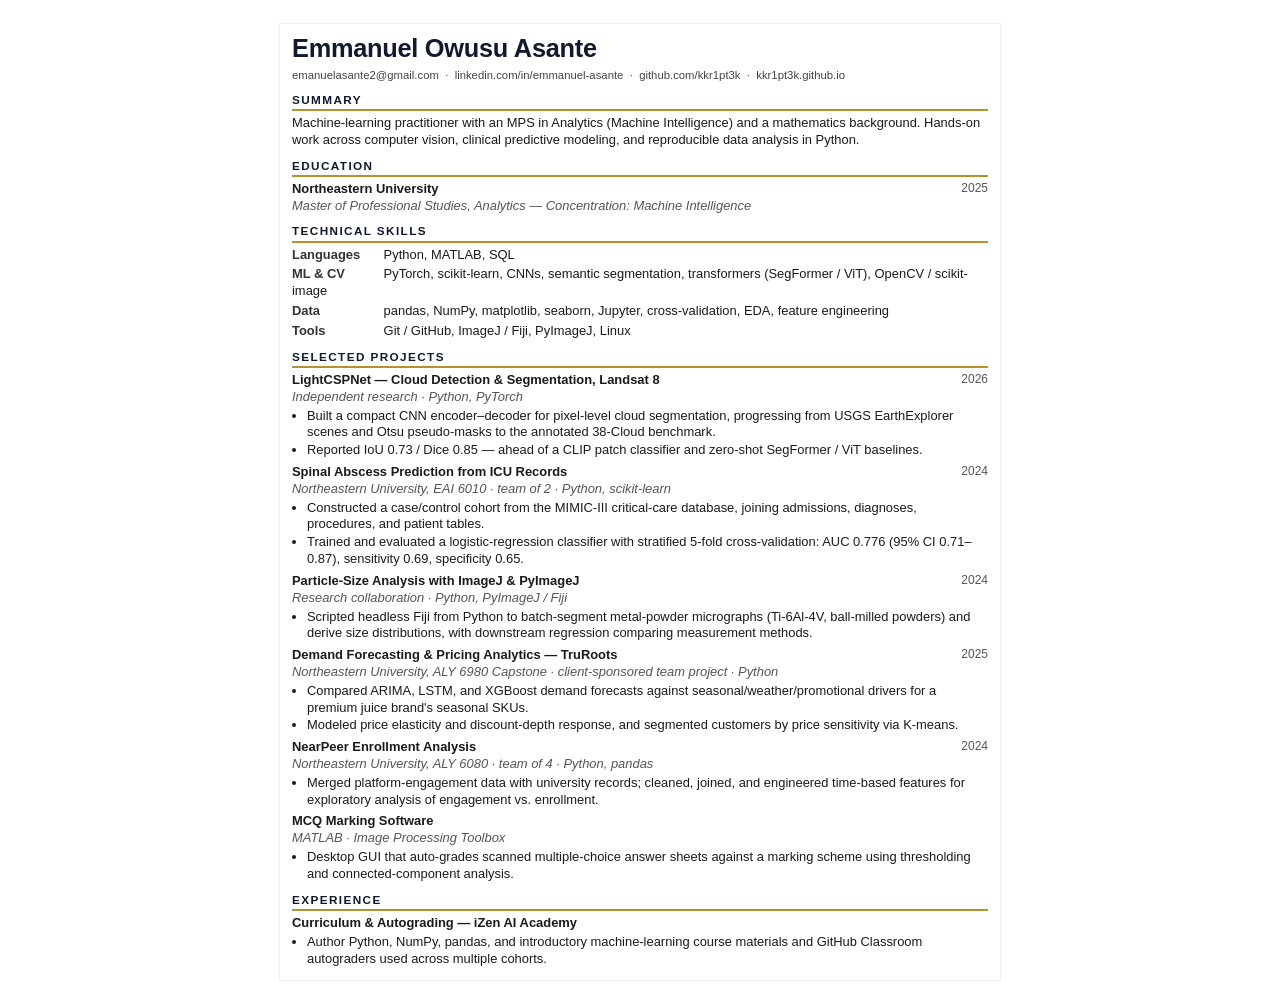
<file: assets/resume/resume.html>
<!DOCTYPE html>
<html lang="en">
<head>
<meta charset="UTF-8">
<title>Emmanuel Owusu Asante — Résumé</title>
<style>
  @page { size: Letter; margin: 12mm 15mm; }
  * { box-sizing: border-box; margin: 0; padding: 0; }
  html { -webkit-print-color-adjust: exact; print-color-adjust: exact; }
  body {
    font: 9.7pt/1.3 "Helvetica Neue", Arial, sans-serif;
    color: #1a1a1a; max-width: 720px; margin: 0 auto; padding: 8px 12px;
  }
  h1 { font-size: 19pt; letter-spacing: -.01em; color: #10192e; }
  .contact { margin-top: 3px; color: #444; font-size: 8.5pt; }
  .contact a { color: #444; text-decoration: none; }
  h2 {
    font-size: 8.8pt; text-transform: uppercase; letter-spacing: .12em;
    color: #10192e; border-bottom: 2px solid #b8912f;
    padding-bottom: 2px; margin: 9px 0 4px;
  }
  p { margin-bottom: 3px; }
  .role { display: flex; justify-content: space-between; gap: 12px; font-weight: 700; }
  .role .when { font-weight: 400; color: #555; white-space: nowrap; font-size: 9pt; }
  .sub { font-style: italic; color: #555; margin-bottom: 2px; }
  ul { margin: 2px 0 5px 15px; }
  li { margin-bottom: 1px; }
  .item { margin-bottom: 5px; }
  .skills b { display: inline-block; min-width: 88px; color: #333; }
  .muted { color: #666; }
  @media screen { body { background:#fff; box-shadow:0 0 0 1px #eee; margin:24px auto; } }
</style>
</head>
<body>

  <h1>Emmanuel Owusu Asante</h1>
  <div class="contact">
    emanuelasante2@gmail.com &nbsp;·&nbsp;
    <a href="https://www.linkedin.com/in/emmanuel-asante-377aa52a0/">linkedin.com/in/emmanuel-asante</a> &nbsp;·&nbsp;
    <a href="https://github.com/kkr1pt3k">github.com/kkr1pt3k</a> &nbsp;·&nbsp;
    <a href="https://kkr1pt3k.github.io">kkr1pt3k.github.io</a>
  </div>

  <h2>Summary</h2>
  <p>
    Machine-learning practitioner with an MPS in Analytics (Machine Intelligence) and a
    mathematics background. Hands-on work across computer vision, clinical predictive
    modeling, and reproducible data analysis in Python.
  </p>

  <h2>Education</h2>
  <div class="item">
    <div class="role"><span>Northeastern University</span><span class="when">2025</span></div>
    <div class="sub">Master of Professional Studies, Analytics — Concentration: Machine Intelligence</div>
  </div>

  <h2>Technical Skills</h2>
  <p class="skills"><b>Languages</b> Python, MATLAB, SQL</p>
  <p class="skills"><b>ML &amp; CV</b> PyTorch, scikit-learn, CNNs, semantic segmentation, transformers (SegFormer / ViT), OpenCV / scikit-image</p>
  <p class="skills"><b>Data</b> pandas, NumPy, matplotlib, seaborn, Jupyter, cross-validation, EDA, feature engineering</p>
  <p class="skills"><b>Tools</b> Git / GitHub, ImageJ / Fiji, PyImageJ, Linux</p>

  <h2>Selected Projects</h2>

  <div class="item">
    <div class="role"><span>LightCSPNet — Cloud Detection &amp; Segmentation, Landsat&nbsp;8</span><span class="when">2026</span></div>
    <div class="sub">Independent research · Python, PyTorch</div>
    <ul>
      <li>Built a compact CNN encoder–decoder for pixel-level cloud segmentation, progressing from USGS EarthExplorer scenes and Otsu pseudo-masks to the annotated 38-Cloud benchmark.</li>
      <li>Reported IoU 0.73 / Dice 0.85 — ahead of a CLIP patch classifier and zero-shot SegFormer / ViT baselines.</li>
    </ul>
  </div>

  <div class="item">
    <div class="role"><span>Spinal Abscess Prediction from ICU Records</span><span class="when">2024</span></div>
    <div class="sub">Northeastern University, EAI&nbsp;6010 · team of 2 · Python, scikit-learn</div>
    <ul>
      <li>Constructed a case/control cohort from the MIMIC-III critical-care database, joining admissions, diagnoses, procedures, and patient tables.</li>
      <li>Trained and evaluated a logistic-regression classifier with stratified 5-fold cross-validation: AUC 0.776 (95% CI 0.71–0.87), sensitivity 0.69, specificity 0.65.</li>
    </ul>
  </div>

  <div class="item">
    <div class="role"><span>Particle-Size Analysis with ImageJ &amp; PyImageJ</span><span class="when">2024</span></div>
    <div class="sub">Research collaboration · Python, PyImageJ / Fiji</div>
    <ul>
      <li>Scripted headless Fiji from Python to batch-segment metal-powder micrographs (Ti-6Al-4V, ball-milled powders) and derive size distributions, with downstream regression comparing measurement methods.</li>
    </ul>
  </div>

  <div class="item">
    <div class="role"><span>Demand Forecasting &amp; Pricing Analytics — TruRoots</span><span class="when">2025</span></div>
    <div class="sub">Northeastern University, ALY&nbsp;6980 Capstone · client-sponsored team project · Python</div>
    <ul>
      <li>Compared ARIMA, LSTM, and XGBoost demand forecasts against seasonal/weather/promotional drivers for a premium juice brand's seasonal SKUs.</li>
      <li>Modeled price elasticity and discount-depth response, and segmented customers by price sensitivity via K-means.</li>
    </ul>
  </div>

  <div class="item">
    <div class="role"><span>NearPeer Enrollment Analysis</span><span class="when">2024</span></div>
    <div class="sub">Northeastern University, ALY&nbsp;6080 · team of 4 · Python, pandas</div>
    <ul>
      <li>Merged platform-engagement data with university records; cleaned, joined, and engineered time-based features for exploratory analysis of engagement vs. enrollment.</li>
    </ul>
  </div>

  <div class="item">
    <div class="role"><span>MCQ Marking Software</span><span class="when">&nbsp;</span></div>
    <div class="sub">MATLAB · Image Processing Toolbox</div>
    <ul>
      <li>Desktop GUI that auto-grades scanned multiple-choice answer sheets against a marking scheme using thresholding and connected-component analysis.</li>
    </ul>
  </div>

  <h2>Experience</h2>
  <div class="item">
    <div class="role"><span>Curriculum &amp; Autograding — iZen AI Academy</span></div>
    <ul>
      <li>Author Python, NumPy, pandas, and introductory machine-learning course materials and GitHub Classroom autograders used across multiple cohorts.</li>
    </ul>
  </div>

</body>
</html>
</file>
